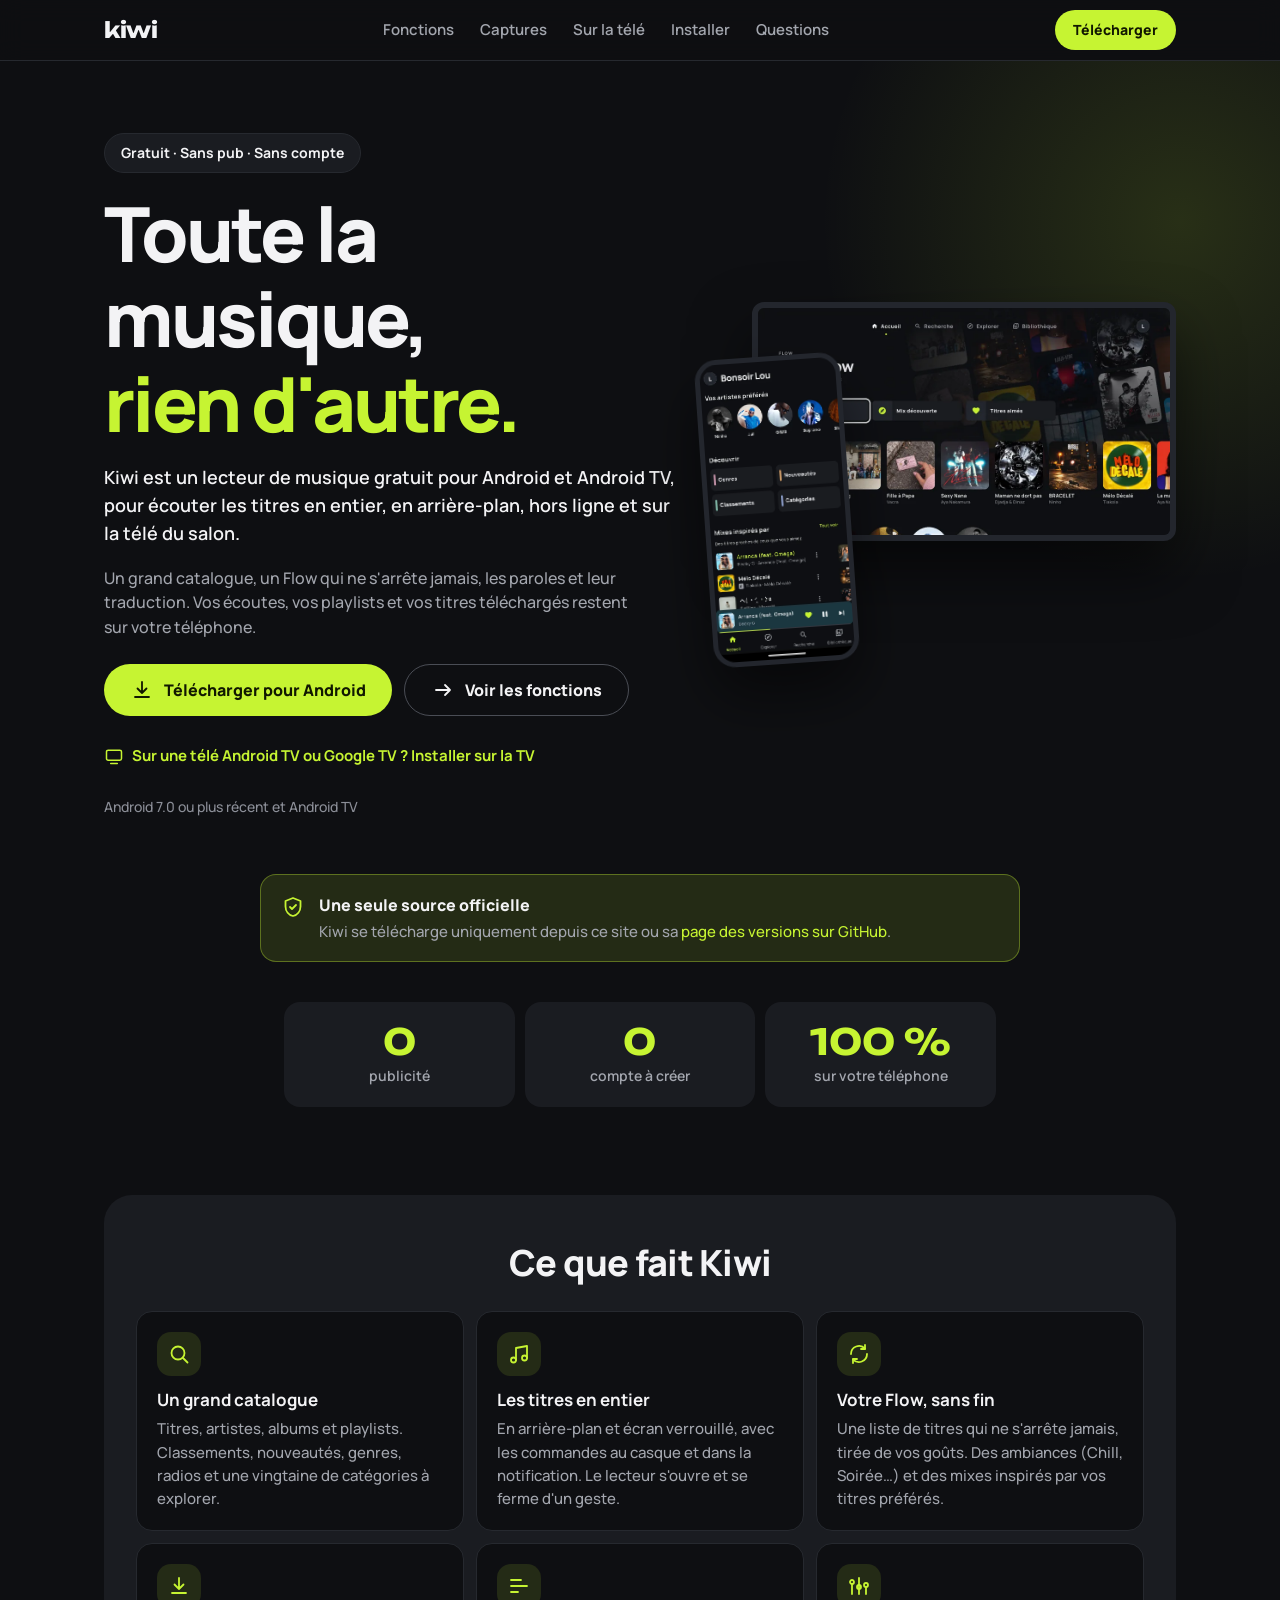
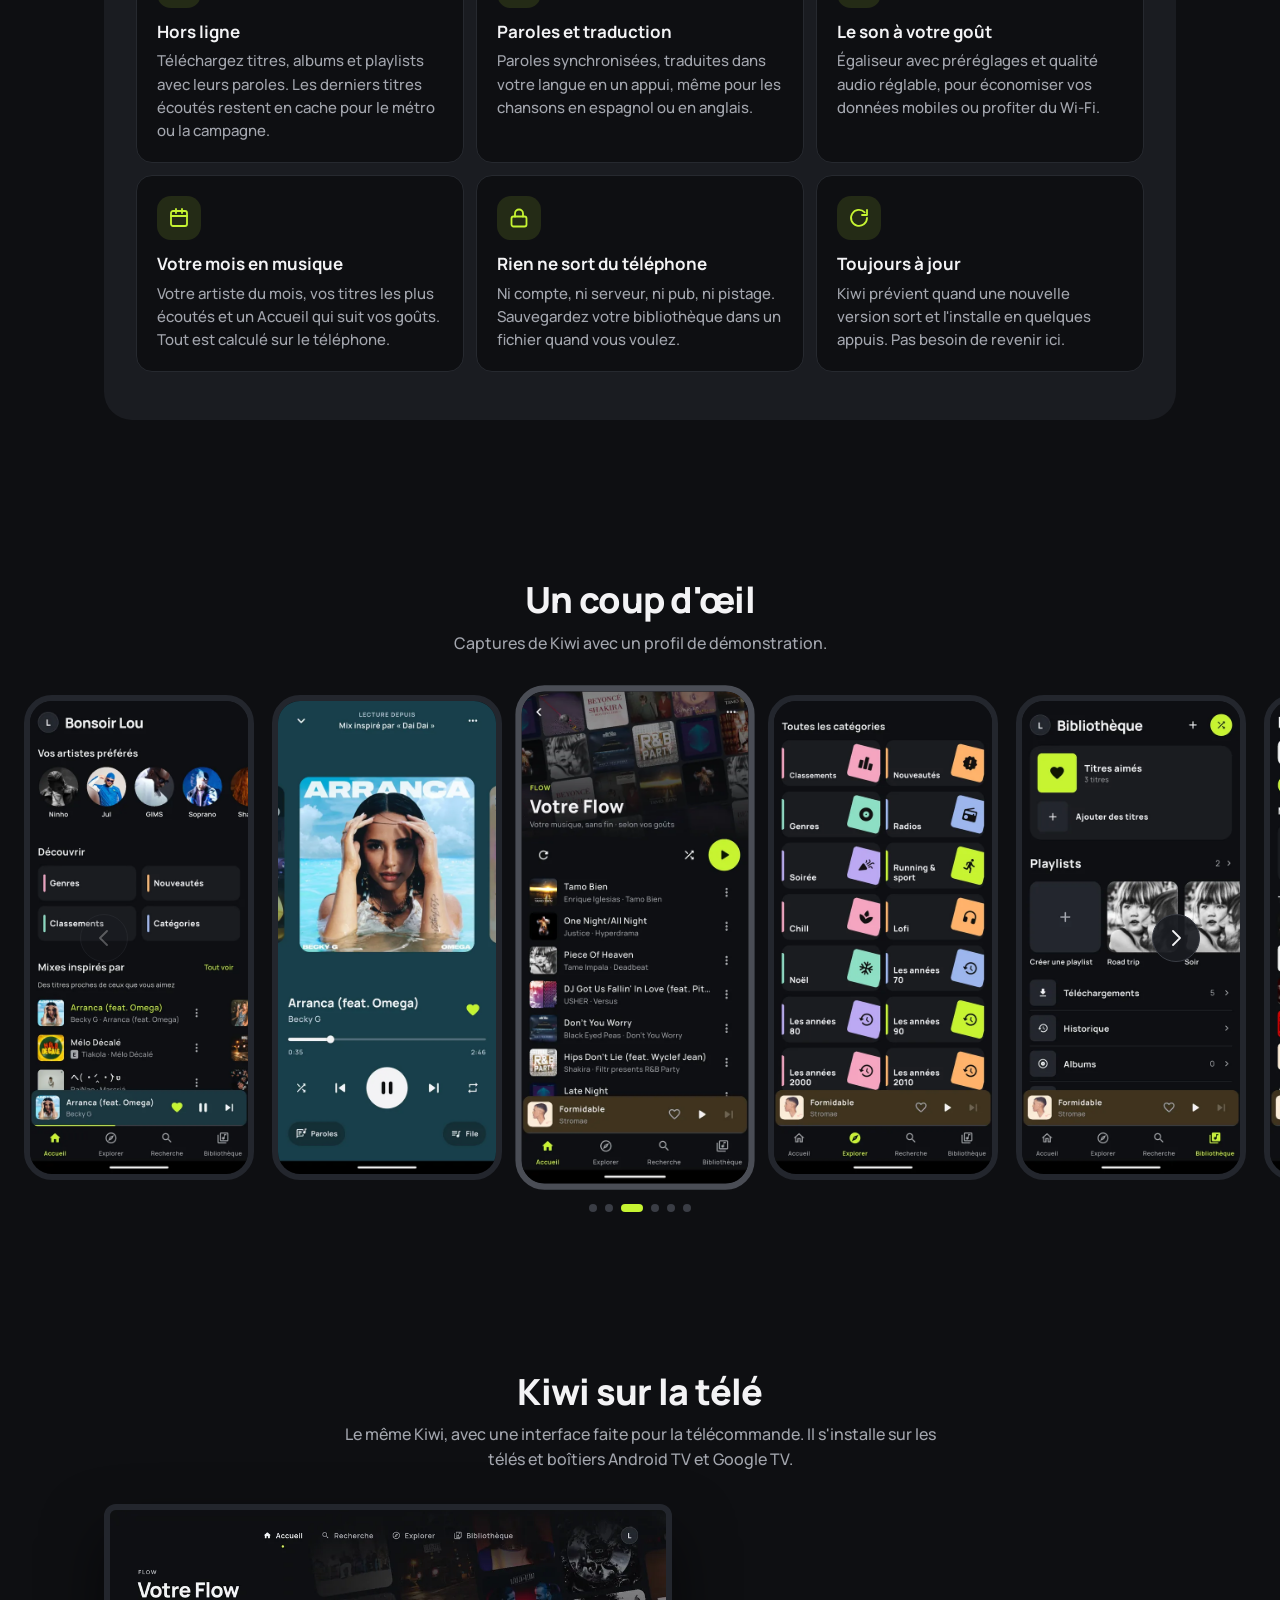
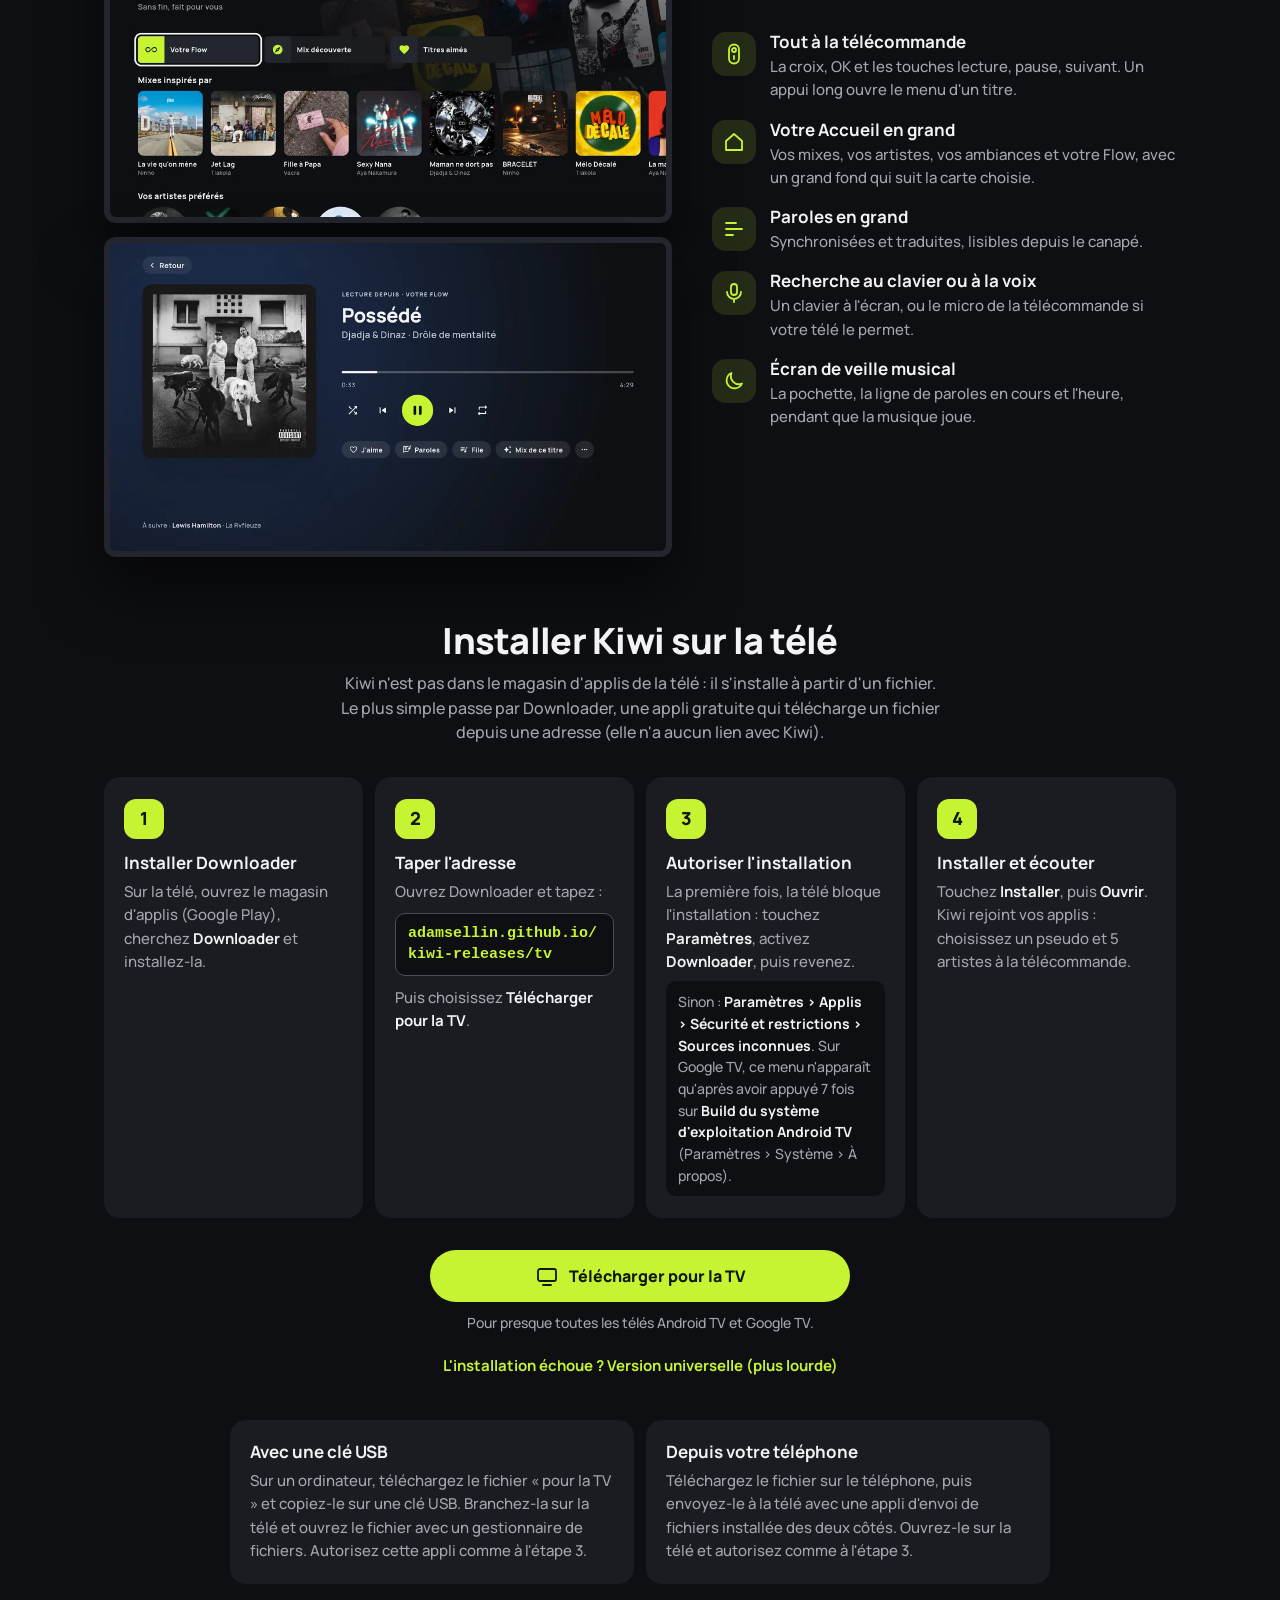
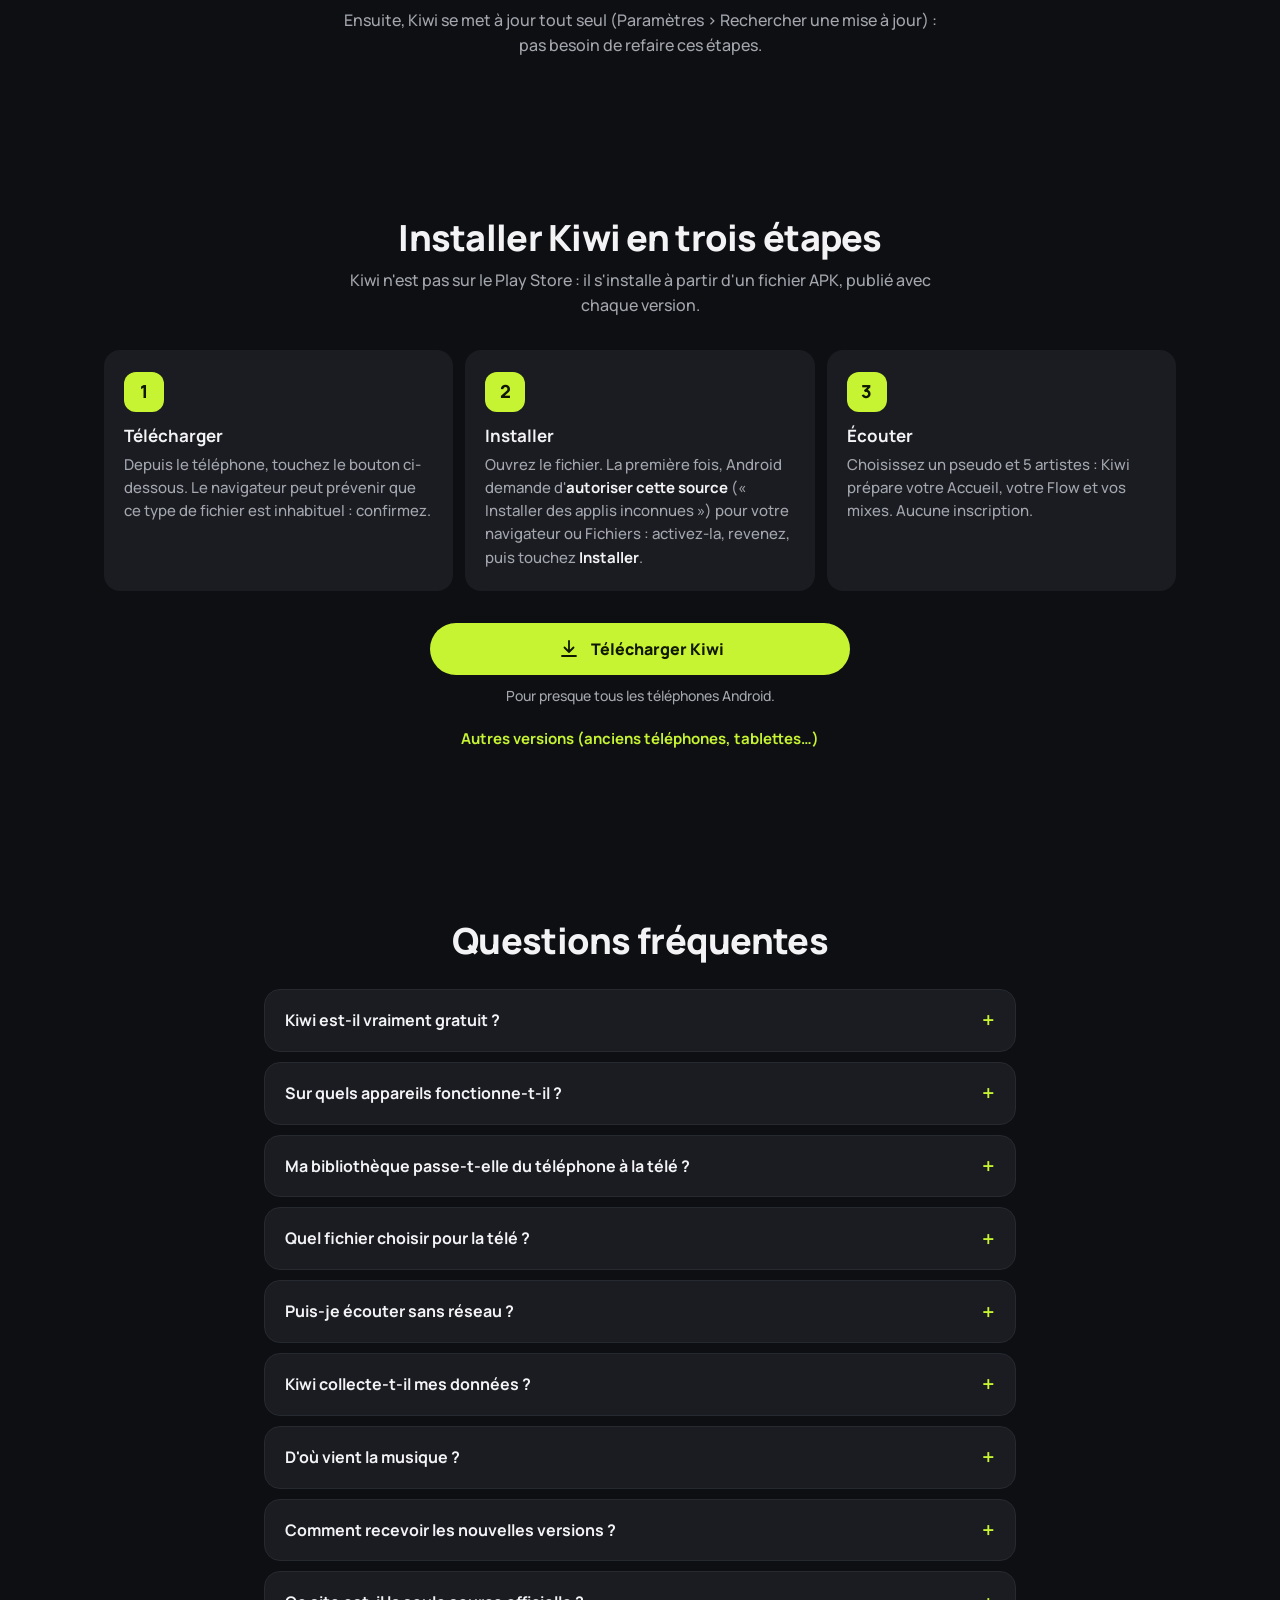
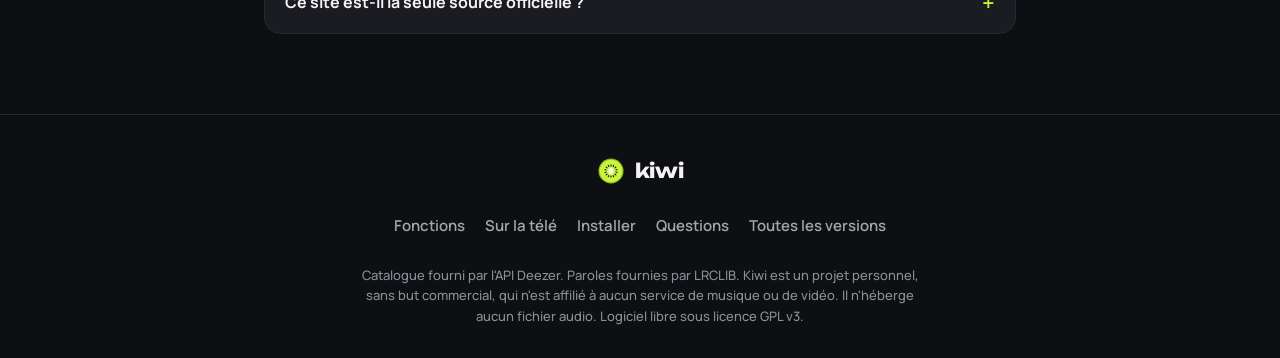
<file: index.html>
<!doctype html>
<html lang="fr">
<head>
<meta charset="utf-8">
<meta name="viewport" content="width=device-width, initial-scale=1">
<title>Kiwi, lecteur de musique gratuit pour Android et Android TV</title>
<meta name="description" content="Kiwi est un lecteur de musique gratuit pour Android et Android TV : un grand catalogue, les titres en entier, sans compte ni publicité. Tout reste sur votre appareil.">
<meta name="theme-color" content="#0E0F12">
<meta name="color-scheme" content="dark">
<meta property="og:title" content="Kiwi, lecteur de musique gratuit pour Android et Android TV">
<meta property="og:description" content="Un grand catalogue, les titres en entier, sans compte ni publicité.">
<meta property="og:type" content="website">
<meta property="og:image" content="captures/accueil.webp">
<link rel="icon" type="image/svg+xml" href="kiwi-logo.svg">
<link rel="stylesheet" href="style.css">
<script src="main.js" defer></script>
</head>
<body>
<a class="skip" href="#contenu">Aller au contenu</a>

<header class="top">
  <div class="wrap top-inner">
    <a class="wordmark" href="#accueil" aria-label="Kiwi, haut de page">kiwi</a>
    <nav class="top-nav" aria-label="Sections">
      <a href="#fonctions">Fonctions</a>
      <a href="#captures">Captures</a>
      <a href="#tv">Sur la télé</a>
      <a href="#installer">Installer</a>
      <a href="#questions">Questions</a>
    </nav>
    <a class="btn btn-primary btn-small" href="#installer" data-download-top>Télécharger</a>
  </div>
</header>

<main id="contenu">

  <!-- Accueil : texte à gauche, deux téléphones à droite -->
  <section id="accueil" class="hero">
    <div class="wrap hero-inner">
      <div class="hero-text">
        <p class="pill">Gratuit · Sans pub · Sans compte</p>
        <h1>Toute la musique,<br><span class="accent">rien d'autre.</span></h1>
        <p class="lead">Kiwi est un lecteur de musique gratuit pour Android et Android&nbsp;TV, pour écouter les titres en entier, en arrière-plan, hors ligne et sur la télé du salon.</p>
        <p class="lead-small">Un grand catalogue, un Flow qui ne s'arrête jamais, les paroles et leur traduction. Vos écoutes, vos playlists et vos titres téléchargés restent sur votre téléphone.</p>
        <div class="hero-actions">
          <a class="btn btn-primary" href="#installer" data-download-hero>
            <svg class="ic" viewBox="0 0 24 24" aria-hidden="true"><path d="M12 4v11m0 0-4.5-4.5M12 15l4.5-4.5M5 19h14"/></svg>
            <span data-download-hero-label>Télécharger pour Android</span>
          </a>
          <a class="btn btn-ghost" href="#fonctions">
            <svg class="ic" viewBox="0 0 24 24" aria-hidden="true"><path d="M5 12h14m-5-5 5 5-5 5"/></svg>
            Voir les fonctions
          </a>
        </div>
        <a class="tv-link" href="#tv">
          <svg class="ic" viewBox="0 0 24 24" aria-hidden="true"><rect x="3" y="5" width="18" height="12" rx="2"/><path d="M8 21h8"/></svg>
          Sur une télé Android TV ou Google TV ? Installer sur la TV
        </a>
        <p class="release-line" data-release-line>Android 7.0 ou plus récent et Android TV</p>
      </div>
      <div class="hero-devices" aria-hidden="true">
        <div class="tv-frame hero-tv"><img src="captures/tv-accueil.webp" width="960" height="540" alt=""></div>
        <div class="phone hero-phone"><img src="captures/accueil.webp" width="540" height="1138" alt=""></div>
      </div>
    </div>
  </section>

  <div class="wrap">
    <aside class="notice" aria-label="Sources officielles">
      <svg class="ic" viewBox="0 0 24 24" aria-hidden="true"><path d="M12 3 4.5 6v5.5c0 4.6 3.2 8.4 7.5 9.5 4.3-1.1 7.5-4.9 7.5-9.5V6L12 3z"/><path d="m9 12 2 2 4-4"/></svg>
      <div>
        <p class="notice-title">Une seule source officielle</p>
        <p>Kiwi se télécharge uniquement depuis ce site ou sa <a href="https://github.com/AdamSellin/kiwi-releases/releases" rel="noopener">page des versions sur GitHub</a>.</p>
      </div>
    </aside>
  </div>

  <!-- Trois engagements -->
  <section class="promises" aria-label="Engagements">
    <ul class="wrap promise-list">
      <li><span class="promise-value">0</span><span class="promise-label">publicité</span></li>
      <li><span class="promise-value">0</span><span class="promise-label">compte à créer</span></li>
      <li><span class="promise-value">100&nbsp;%</span><span class="promise-label">sur votre téléphone</span></li>
    </ul>
  </section>

  <!-- Fonctions -->
  <section id="fonctions" class="features" aria-labelledby="fonctions-titre">
    <div class="wrap">
      <div class="panel">
        <h2 id="fonctions-titre" class="section-title">Ce que fait Kiwi</h2>
        <ul class="feature-grid">
          <li class="feature">
            <span class="chip"><svg class="ic" viewBox="0 0 24 24" aria-hidden="true"><circle cx="11" cy="11" r="6.5"/><path d="m16 16 4.5 4.5"/></svg></span>
            <h3>Un grand catalogue</h3>
            <p>Titres, artistes, albums et playlists. Classements, nouveautés, genres, radios et une vingtaine de catégories à explorer.</p>
          </li>
          <li class="feature">
            <span class="chip"><svg class="ic" viewBox="0 0 24 24" aria-hidden="true"><path d="M9 18V6l11-2v12"/><circle cx="6.5" cy="18" r="2.5"/><circle cx="17.5" cy="16" r="2.5"/></svg></span>
            <h3>Les titres en entier</h3>
            <p>En arrière-plan et écran verrouillé, avec les commandes au casque et dans la notification. Le lecteur s'ouvre et se ferme d'un geste.</p>
          </li>
          <li class="feature">
            <span class="chip"><svg class="ic" viewBox="0 0 24 24" aria-hidden="true"><path d="M4 12a8 8 0 0 1 14-5.3M20 12a8 8 0 0 1-14 5.3"/><path d="M18 3v4h-4M6 21v-4h4"/></svg></span>
            <h3>Votre Flow, sans fin</h3>
            <p>Une liste de titres qui ne s'arrête jamais, tirée de vos goûts. Des ambiances (Chill, Soirée…) et des mixes inspirés par vos titres préférés.</p>
          </li>
          <li class="feature">
            <span class="chip"><svg class="ic" viewBox="0 0 24 24" aria-hidden="true"><path d="M12 4v11m0 0-4.5-4.5M12 15l4.5-4.5M5 19h14"/></svg></span>
            <h3>Hors ligne</h3>
            <p>Téléchargez titres, albums et playlists avec leurs paroles. Les derniers titres écoutés restent en cache pour le métro ou la campagne.</p>
          </li>
          <li class="feature">
            <span class="chip"><svg class="ic" viewBox="0 0 24 24" aria-hidden="true"><path d="M4 6h10M4 12h16M4 18h7"/></svg></span>
            <h3>Paroles et traduction</h3>
            <p>Paroles synchronisées, traduites dans votre langue en un appui, même pour les chansons en espagnol ou en anglais.</p>
          </li>
          <li class="feature">
            <span class="chip"><svg class="ic" viewBox="0 0 24 24" aria-hidden="true"><path d="M5 20V10M12 20V4M19 20v-7"/><circle cx="5" cy="8" r="2"/><circle cx="12" cy="13" r="2"/><circle cx="19" cy="11" r="2"/></svg></span>
            <h3>Le son à votre goût</h3>
            <p>Égaliseur avec préréglages et qualité audio réglable, pour économiser vos données mobiles ou profiter du Wi-Fi.</p>
          </li>
          <li class="feature">
            <span class="chip"><svg class="ic" viewBox="0 0 24 24" aria-hidden="true"><rect x="4" y="5" width="16" height="15" rx="2"/><path d="M4 10h16M9 3v4M15 3v4"/></svg></span>
            <h3>Votre mois en musique</h3>
            <p>Votre artiste du mois, vos titres les plus écoutés et un Accueil qui suit vos goûts. Tout est calculé sur le téléphone.</p>
          </li>
          <li class="feature">
            <span class="chip"><svg class="ic" viewBox="0 0 24 24" aria-hidden="true"><rect x="4.5" y="10.5" width="15" height="10" rx="2"/><path d="M8 10.5V7.5a4 4 0 0 1 8 0v3"/></svg></span>
            <h3>Rien ne sort du téléphone</h3>
            <p>Ni compte, ni serveur, ni pub, ni pistage. Sauvegardez votre bibliothèque dans un fichier quand vous voulez.</p>
          </li>
          <li class="feature">
            <span class="chip"><svg class="ic" viewBox="0 0 24 24" aria-hidden="true"><path d="M20 12a8 8 0 1 1-2.3-5.7M20 4v5h-5"/></svg></span>
            <h3>Toujours à jour</h3>
            <p>Kiwi prévient quand une nouvelle version sort et l'installe en quelques appuis. Pas besoin de revenir ici.</p>
          </li>
        </ul>
      </div>
    </div>
  </section>

  <!-- Captures -->
  <section id="captures" class="shots" aria-labelledby="captures-titre">
    <div class="wrap">
      <h2 id="captures-titre" class="section-title">Un coup d'œil</h2>
      <p class="section-lead">Captures de Kiwi avec un profil de démonstration.</p>
    </div>
    <div class="carousel">
      <button class="carousel-btn carousel-prev" type="button" aria-label="Capture précédente" data-carousel-prev>
        <svg class="ic" viewBox="0 0 24 24" aria-hidden="true"><path d="m15 5-7 7 7 7"/></svg>
      </button>
      <ul class="shot-strip" data-carousel>
        <li><figure class="shot"><div class="shot-frame"><img src="captures/accueil.webp" width="540" height="1138" loading="lazy" decoding="async" alt="L'Accueil : vos artistes préférés, Découvrir, mixes inspirés par vos titres"></div></figure></li>
        <li><figure class="shot"><div class="shot-frame"><img src="captures/lecteur.webp" width="540" height="1138" loading="lazy" decoding="async" alt="Le lecteur, aux couleurs de la pochette"></div></figure></li>
        <li><figure class="shot"><div class="shot-frame"><img src="captures/flow.webp" width="540" height="1138" loading="lazy" decoding="async" alt="Votre Flow : une liste de titres sans fin, selon vos goûts"></div></figure></li>
        <li><figure class="shot"><div class="shot-frame"><img src="captures/explorer.webp" width="540" height="1138" loading="lazy" decoding="async" alt="Explorer : classements, nouveautés, genres, radios et catégories"></div></figure></li>
        <li><figure class="shot"><div class="shot-frame"><img src="captures/bibliotheque.webp" width="540" height="1138" loading="lazy" decoding="async" alt="La Bibliothèque : titres aimés, playlists, téléchargements"></div></figure></li>
        <li><figure class="shot"><div class="shot-frame"><img src="captures/recherche.webp" width="540" height="1138" loading="lazy" decoding="async" alt="La recherche de titres, d'artistes, d'albums et de playlists"></div></figure></li>
      </ul>
      <button class="carousel-btn carousel-next" type="button" aria-label="Capture suivante" data-carousel-next>
        <svg class="ic" viewBox="0 0 24 24" aria-hidden="true"><path d="m9 5 7 7-7 7"/></svg>
      </button>
    </div>
    <div class="dots" data-carousel-dots aria-hidden="true"></div>
  </section>

  <!-- Sur la télé -->
  <section id="tv" class="tv" aria-labelledby="tv-titre">
    <div class="wrap">
      <h2 id="tv-titre" class="section-title">Kiwi sur la télé</h2>
      <p class="section-lead">Le même Kiwi, avec une interface faite pour la télécommande. Il s'installe sur les télés et boîtiers Android&nbsp;TV et Google&nbsp;TV.</p>

      <div class="tv-band">
        <div class="tv-shots">
          <div class="tv-frame"><img src="captures/tv-accueil.webp" width="960" height="540" loading="lazy" decoding="async" alt="L'Accueil sur la télé : grand fond, mixes et artistes préférés"></div>
          <div class="tv-frame"><img src="captures/tv-lecteur.webp" width="960" height="540" loading="lazy" decoding="async" alt="Le lecteur sur la télé"></div>
        </div>
        <ul class="tv-points">
          <li><span class="chip"><svg class="ic" viewBox="0 0 24 24" aria-hidden="true"><rect x="7" y="2.5" width="10" height="19" rx="5"/><circle cx="12" cy="8" r="2"/><path d="M12 14v3"/></svg></span><div><h3>Tout à la télécommande</h3><p>La croix, OK et les touches lecture, pause, suivant. Un appui long ouvre le menu d'un titre.</p></div></li>
          <li><span class="chip"><svg class="ic" viewBox="0 0 24 24" aria-hidden="true"><path d="M4 11 12 4l8 7v9H4z"/></svg></span><div><h3>Votre Accueil en grand</h3><p>Vos mixes, vos artistes, vos ambiances et votre Flow, avec un grand fond qui suit la carte choisie.</p></div></li>
          <li><span class="chip"><svg class="ic" viewBox="0 0 24 24" aria-hidden="true"><path d="M4 6h10M4 12h16M4 18h7"/></svg></span><div><h3>Paroles en grand</h3><p>Synchronisées et traduites, lisibles depuis le canapé.</p></div></li>
          <li><span class="chip"><svg class="ic" viewBox="0 0 24 24" aria-hidden="true"><rect x="9" y="3" width="6" height="11" rx="3"/><path d="M5 11a7 7 0 0 0 14 0M12 18v3"/></svg></span><div><h3>Recherche au clavier ou à la voix</h3><p>Un clavier à l'écran, ou le micro de la télécommande si votre télé le permet.</p></div></li>
          <li><span class="chip"><svg class="ic" viewBox="0 0 24 24" aria-hidden="true"><path d="M20 14.5A8 8 0 0 1 9.5 4 8 8 0 1 0 20 14.5z"/></svg></span><div><h3>Écran de veille musical</h3><p>La pochette, la ligne de paroles en cours et l'heure, pendant que la musique joue.</p></div></li>
        </ul>
      </div>

      <h2 id="installer-tv" class="section-title tv-install-title">Installer Kiwi sur la télé</h2>
      <p class="section-lead">Kiwi n'est pas dans le magasin d'applis de la télé : il s'installe à partir d'un fichier. Le plus simple passe par Downloader, une appli gratuite qui télécharge un fichier depuis une adresse (elle n'a aucun lien avec Kiwi).</p>

      <ol class="steps steps-4">
        <li class="step">
          <span class="step-num">1</span>
          <h3>Installer Downloader</h3>
          <p>Sur la télé, ouvrez le magasin d'applis (Google Play), cherchez <strong>Downloader</strong> et installez-la.</p>
        </li>
        <li class="step">
          <span class="step-num">2</span>
          <h3>Taper l'adresse</h3>
          <p>Ouvrez Downloader et tapez :</p>
          <code class="address">adamsellin.github.io/kiwi-releases/tv</code>
          <p>Puis choisissez <strong>Télécharger pour la TV</strong>.</p>
        </li>
        <li class="step">
          <span class="step-num">3</span>
          <h3>Autoriser l'installation</h3>
          <p>La première fois, la télé bloque l'installation : touchez <strong>Paramètres</strong>, activez <strong>Downloader</strong>, puis revenez.</p>
          <p class="path">Sinon : <strong>Paramètres › Applis › Sécurité et restrictions › Sources inconnues</strong>. Sur Google&nbsp;TV, ce menu n'apparaît qu'après avoir appuyé 7 fois sur <strong>Build du système d'exploitation Android TV</strong> (Paramètres › Système › À propos).</p>
        </li>
        <li class="step">
          <span class="step-num">4</span>
          <h3>Installer et écouter</h3>
          <p>Touchez <strong>Installer</strong>, puis <strong>Ouvrir</strong>. Kiwi rejoint vos applis : choisissez un pseudo et 5 artistes à la télécommande.</p>
        </li>
      </ol>

      <div class="download">
        <a class="btn btn-primary btn-wide" data-download-tv href="https://github.com/AdamSellin/kiwi-releases/releases/latest/download/app-armeabi-v7a-release.apk" rel="noopener">
          <svg class="ic" viewBox="0 0 24 24" aria-hidden="true"><rect x="3" y="5" width="18" height="12" rx="2"/><path d="M8 21h8"/></svg>
          <span data-download-tv-label>Télécharger pour la TV</span>
        </a>
        <p class="download-status" data-download-tv-status>Pour presque toutes les télés Android TV et Google TV.</p>
        <a class="download-other" data-download-universal href="https://github.com/AdamSellin/kiwi-releases/releases/latest/download/app-release.apk" rel="noopener">L'installation échoue ? Version universelle (plus lourde)</a>
      </div>

      <div class="tv-alternatives">
        <div class="step">
          <h3>Avec une clé USB</h3>
          <p>Sur un ordinateur, téléchargez le fichier « pour la TV » et copiez-le sur une clé USB. Branchez-la sur la télé et ouvrez le fichier avec un gestionnaire de fichiers. Autorisez cette appli comme à l'étape 3.</p>
        </div>
        <div class="step">
          <h3>Depuis votre téléphone</h3>
          <p>Téléchargez le fichier sur le téléphone, puis envoyez-le à la télé avec une appli d'envoi de fichiers installée des deux côtés. Ouvrez-le sur la télé et autorisez comme à l'étape 3.</p>
        </div>
      </div>
      <p class="section-lead tv-after">Ensuite, Kiwi se met à jour tout seul (Paramètres › Rechercher une mise à jour) : pas besoin de refaire ces étapes.</p>
    </div>
  </section>

  <!-- Installer -->
  <section id="installer" class="install" aria-labelledby="installer-titre">
    <div class="wrap">
      <h2 id="installer-titre" class="section-title">Installer Kiwi en trois étapes</h2>
      <p class="section-lead">Kiwi n'est pas sur le Play Store : il s'installe à partir d'un fichier APK, publié avec chaque version.</p>

      <ol class="steps">
        <li class="step">
          <span class="step-num">1</span>
          <h3>Télécharger</h3>
          <p>Depuis le téléphone, touchez le bouton ci-dessous. Le navigateur peut prévenir que ce type de fichier est inhabituel : confirmez.</p>
        </li>
        <li class="step">
          <span class="step-num">2</span>
          <h3>Installer</h3>
          <p>Ouvrez le fichier. La première fois, Android demande d'<strong>autoriser cette source</strong> (« Installer des applis inconnues ») pour votre navigateur ou Fichiers : activez-la, revenez, puis touchez <strong>Installer</strong>.</p>
        </li>
        <li class="step">
          <span class="step-num">3</span>
          <h3>Écouter</h3>
          <p>Choisissez un pseudo et 5 artistes : Kiwi prépare votre Accueil, votre Flow et vos mixes. Aucune inscription.</p>
        </li>
      </ol>

      <div class="download">
        <a class="btn btn-primary btn-wide" data-download href="https://github.com/AdamSellin/kiwi-releases/releases/latest" rel="noopener">
          <svg class="ic" viewBox="0 0 24 24" aria-hidden="true"><path d="M12 4v11m0 0-4.5-4.5M12 15l4.5-4.5M5 19h14"/></svg>
          <span data-download-label>Télécharger Kiwi</span>
        </a>
        <p class="download-status" data-download-status aria-live="polite">Pour presque tous les téléphones Android.</p>
        <a class="download-other" href="https://github.com/AdamSellin/kiwi-releases/releases" rel="noopener">Autres versions (anciens téléphones, tablettes…)</a>
      </div>
    </div>
  </section>

  <!-- Questions -->
  <section id="questions" class="faq" aria-labelledby="questions-titre">
    <div class="wrap faq-inner">
      <h2 id="questions-titre" class="section-title">Questions fréquentes</h2>
      <div class="faq-list">
        <details>
          <summary>Kiwi est-il vraiment gratuit ?</summary>
          <p>Oui. Pas d'abonnement, pas de publicité, pas d'achat dans l'app. Kiwi est un projet personnel, sans but commercial, et un logiciel libre (licence GPL v3).</p>
        </details>
        <details>
          <summary>Sur quels appareils fonctionne-t-il ?</summary>
          <p>Sur les téléphones et tablettes Android 7.0 ou plus récents, et sur les télés et boîtiers Android TV et Google TV, avec une interface faite pour la télécommande (voir <a href="#tv">Kiwi sur la télé</a>). Il n'y a pas de version pour iPhone.</p>
        </details>
        <details>
          <summary>Ma bibliothèque passe-t-elle du téléphone à la télé ?</summary>
          <p>Non : rien ne passe par un serveur, chaque appareil garde ses propres titres aimés, playlists et historique. Au premier lancement sur la télé, choisissez simplement un pseudo et vos artistes.</p>
        </details>
        <details>
          <summary>Quel fichier choisir pour la télé ?</summary>
          <p>« Télécharger pour la TV » convient à presque toutes les télés, même les plus anciennes. Si l'installation échoue, prenez la version universelle, plus lourde.</p>
        </details>
        <details>
          <summary>Puis-je écouter sans réseau ?</summary>
          <p>Oui : téléchargez des titres, albums ou playlists, ils se lisent hors ligne avec leurs paroles. Les derniers titres écoutés restent aussi en cache, pour un réseau faible.</p>
        </details>
        <details>
          <summary>Kiwi collecte-t-il mes données ?</summary>
          <p>Non. Il n'y a ni compte ni serveur Kiwi : votre pseudo, vos goûts, vos playlists et votre historique restent sur le téléphone. Vous pouvez les sauvegarder dans un fichier et les importer sur un autre téléphone.</p>
        </details>
        <details>
          <summary>D'où vient la musique ?</summary>
          <p>Le catalogue (titres, pochettes, classements) vient de l'API publique Deezer. Kiwi n'héberge aucun fichier audio : il lit des contenus déjà publics. Les paroles viennent de LRCLIB, une base libre.</p>
        </details>
        <details>
          <summary>Comment recevoir les nouvelles versions ?</summary>
          <p>Kiwi prévient quand une nouvelle version est publiée et l'installe en quelques appuis (Paramètres &gt; Rechercher une mise à jour). Vos titres et playlists sont gardés.</p>
        </details>
        <details>
          <summary>Ce site est-il la seule source officielle ?</summary>
          <p>Oui, avec la page des versions sur GitHub. Kiwi n'est ni sur le Play Store ni dans le magasin d'applis des télés : une app « Kiwi » trouvée ailleurs n'est pas la nôtre.</p>
        </details>
      </div>
    </div>
  </section>

  <!-- Nouveautés de la dernière version (remplies par main.js) -->
  <section class="news" aria-labelledby="nouveautes-titre" data-news hidden>
    <div class="wrap">
      <div class="panel">
        <h2 id="nouveautes-titre" class="section-title">Quoi de neuf <span class="news-version" data-news-version></span></h2>
        <ul class="news-list" data-news-list></ul>
      </div>
    </div>
  </section>

</main>

<footer class="foot">
  <div class="wrap foot-inner">
    <a class="foot-brand" href="#accueil" aria-label="Kiwi, haut de page">
      <img src="kiwi-logo.svg" alt="" width="28" height="28">
      <span class="wordmark">kiwi</span>
    </a>
    <ul class="foot-links">
      <li><a href="#fonctions">Fonctions</a></li>
      <li><a href="#tv">Sur la télé</a></li>
      <li><a href="#installer">Installer</a></li>
      <li><a href="#questions">Questions</a></li>
      <li><a href="https://github.com/AdamSellin/kiwi-releases/releases" rel="noopener">Toutes les versions</a></li>
    </ul>
    <p class="foot-legal">Catalogue fourni par l'API Deezer. Paroles fournies par LRCLIB. Kiwi est un projet personnel, sans but commercial, qui n'est affilié à aucun service de musique ou de vidéo. Il n'héberge aucun fichier audio. Logiciel libre sous licence GPL v3.</p>
  </div>
</footer>

<!-- Navigation du bas, sur téléphone -->
<nav class="bottom-nav" aria-label="Sections">
  <a href="#accueil" data-nav="accueil"><svg class="ic" viewBox="0 0 24 24" aria-hidden="true"><path d="M4 11 12 4l8 7v9h-5v-6H9v6H4z"/></svg>Accueil</a>
  <a href="#fonctions" data-nav="fonctions"><svg class="ic" viewBox="0 0 24 24" aria-hidden="true"><path d="m12 3 2.6 5.6 6 .7-4.5 4.1 1.3 6L12 16.4 6.6 19.4l1.3-6L3.4 9.3l6-.7z"/></svg>Fonctions</a>
  <a href="#tv" data-nav="tv"><svg class="ic" viewBox="0 0 24 24" aria-hidden="true"><rect x="3" y="5" width="18" height="12" rx="2"/><path d="M8 21h8"/></svg>Télé</a>
  <a href="#installer" data-nav="installer"><svg class="ic" viewBox="0 0 24 24" aria-hidden="true"><path d="M12 4v11m0 0-4.5-4.5M12 15l4.5-4.5M5 19h14"/></svg>Installer</a>
  <a href="#questions" data-nav="questions"><svg class="ic" viewBox="0 0 24 24" aria-hidden="true"><circle cx="12" cy="12" r="8.5"/><path d="M9.6 9.5a2.5 2.5 0 1 1 3.4 2.3c-.6.3-1 .8-1 1.5v.7M12 17h.01"/></svg>Questions</a>
</nav>
</body>
</html>
</file>
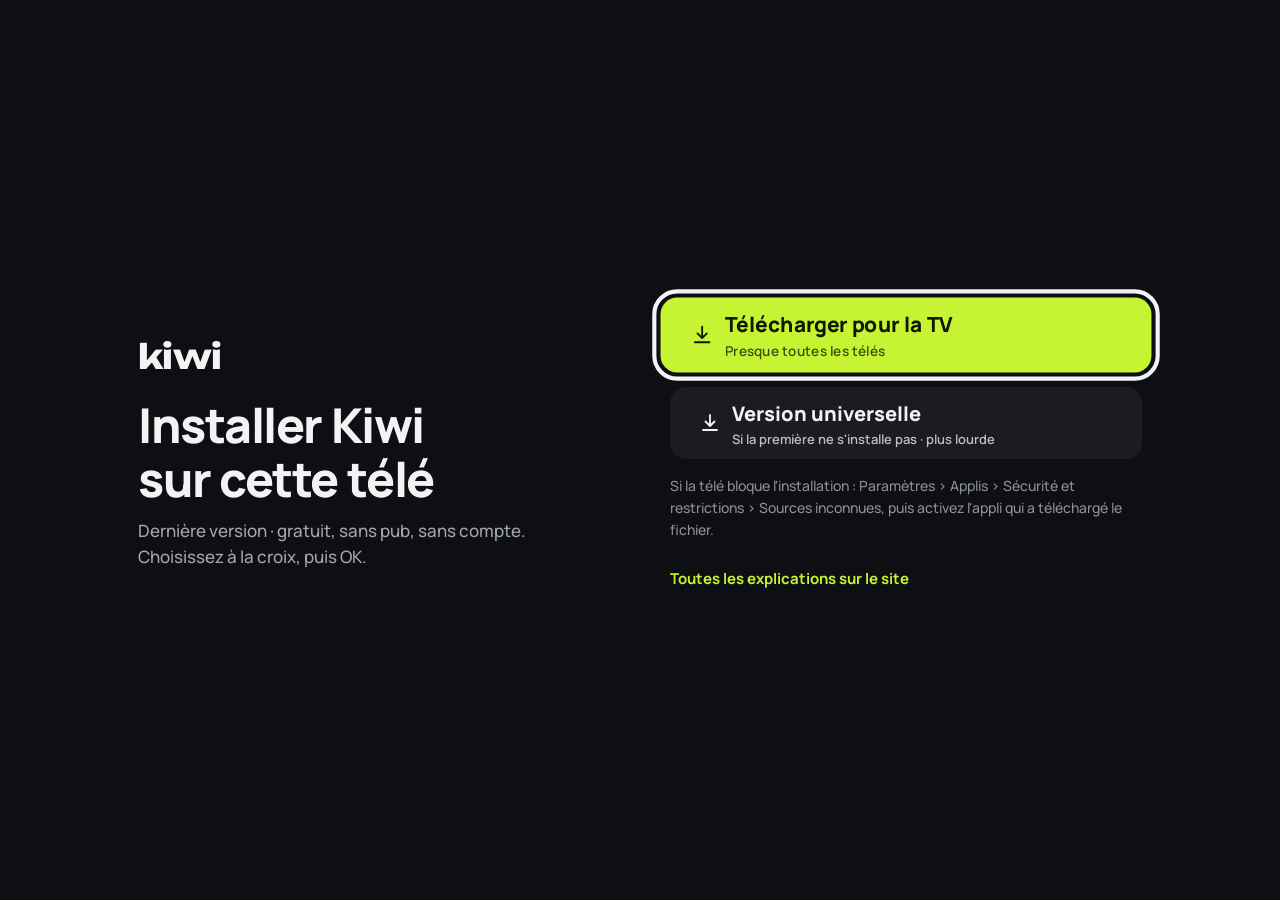
<file: tv/index.html>
<!doctype html>
<html lang="fr">
<head>
<meta charset="utf-8">
<meta name="viewport" content="width=device-width, initial-scale=1">
<title>Installer Kiwi sur la télé</title>
<meta name="description" content="Télécharger Kiwi, lecteur de musique gratuit, sur une télé ou un boîtier Android TV et Google TV.">
<meta name="theme-color" content="#0E0F12">
<meta name="color-scheme" content="dark">
<link rel="icon" type="image/svg+xml" href="../kiwi-logo.svg">
<link rel="stylesheet" href="../style.css">
<script src="../main.js" defer></script>
</head>
<body class="tv-page">
<!-- Page courte à taper depuis la télé (appli Downloader ou navigateur) :
     adamsellin.github.io/kiwi-releases/tv. Grands boutons, la croix et OK
     suffisent. Les liens visent l'APK de la dernière version par une
     adresse fixe ; main.js ajoute le numéro de version et la taille. -->
<main class="tv-page-inner">
  <div class="tv-page-text">
    <span class="wordmark tv-page-mark">kiwi</span>
    <h1>Installer Kiwi<br>sur cette télé</h1>
    <p><span data-version>Dernière version</span> · gratuit, sans pub, sans compte.<br>Choisissez à la croix, puis OK.</p>
  </div>
  <div class="tv-page-actions">
    <a class="btn btn-primary tv-page-btn" data-download-tv data-autofocus href="https://github.com/AdamSellin/kiwi-releases/releases/latest/download/app-armeabi-v7a-release.apk" rel="noopener">
      <svg class="ic" viewBox="0 0 24 24" aria-hidden="true"><path d="M12 4v11m0 0-4.5-4.5M12 15l4.5-4.5M5 19h14"/></svg>
      <span>Télécharger pour la TV<small>Presque toutes les télés</small></span>
    </a>
    <a class="btn tv-page-btn tv-page-other" data-download-universal href="https://github.com/AdamSellin/kiwi-releases/releases/latest/download/app-release.apk" rel="noopener">
      <svg class="ic" viewBox="0 0 24 24" aria-hidden="true"><path d="M12 4v11m0 0-4.5-4.5M12 15l4.5-4.5M5 19h14"/></svg>
      <span>Version universelle<small>Si la première ne s'installe pas · <span data-size>plus lourde</span></small></span>
    </a>
    <p class="tv-page-hint">Si la télé bloque l'installation : Paramètres › Applis › Sécurité et restrictions › Sources inconnues, puis activez l'appli qui a téléchargé le fichier.</p>
    <a class="tv-page-site" href="../#tv">Toutes les explications sur le site</a>
  </div>
</main>
</body>
</html>
</file>
<file: style.css>
/* Site de Kiwi. Couleurs de lib/app/theme.dart (OndeColors), police Manrope,
   nom « kiwi » en Unbounded. Mobile d'abord. */

@font-face { font-family: Manrope; src: url("fonts/Manrope-Regular.ttf") format("truetype"); font-weight: 400; font-display: swap; }
@font-face { font-family: Manrope; src: url("fonts/Manrope-Medium.ttf") format("truetype"); font-weight: 500; font-display: swap; }
@font-face { font-family: Manrope; src: url("fonts/Manrope-SemiBold.ttf") format("truetype"); font-weight: 600; font-display: swap; }
@font-face { font-family: Manrope; src: url("fonts/Manrope-Bold.ttf") format("truetype"); font-weight: 700; font-display: swap; }
@font-face { font-family: Manrope; src: url("fonts/Manrope-ExtraBold.ttf") format("truetype"); font-weight: 800; font-display: swap; }
@font-face { font-family: Unbounded; src: url("fonts/Unbounded.ttf") format("truetype"); font-weight: 200 900; font-display: swap; }

:root {
  --background: #0E0F12;
  --surface: #1A1C21;
  --surface-high: #23262D;
  --border: #3A3D45;
  --divider: #26292F;
  --outline: #4A4D55;
  --accent: #C6F432;
  --accent-soft: #DDF78A;
  --accent-tint: rgba(198, 244, 50, 0.12);
  --on-accent: #111800;
  --text: #F3F3F5;
  --text-secondary: #A3A6AE;
  --placeholder: #8C8F98;

  --radius-s: 10px;
  --radius-m: 16px;
  --radius-l: 28px;
  --gutter: 16px;
  --bottom-nav: 68px;
  color-scheme: dark;
}

*, *::before, *::after { box-sizing: border-box; }

html { scroll-behavior: smooth; scroll-padding-top: 72px; -webkit-text-size-adjust: 100%; }
@media (prefers-reduced-motion: reduce) { html { scroll-behavior: auto; } }

body {
  margin: 0;
  background: var(--background);
  color: var(--text);
  font: 500 16px/1.55 Manrope, system-ui, sans-serif;
  overflow-x: hidden;
  padding-bottom: var(--bottom-nav);
}

a { color: var(--accent); text-decoration: none; }
a:hover { color: var(--accent-soft); }
a:focus-visible, button:focus-visible, summary:focus-visible {
  outline: 2px solid var(--accent);
  outline-offset: 3px;
}

h1, h2, h3 { margin: 0; line-height: 1.12; }
h3 { font-size: 17px; font-weight: 700; }
p { margin: 0; }

.wrap { width: 100%; max-width: 1120px; margin: 0 auto; padding: 0 var(--gutter); }
.skip { position: absolute; left: -999px; top: 8px; background: var(--accent); color: var(--on-accent); padding: 8px 12px; border-radius: var(--radius-s); z-index: 20; }
.skip:focus { left: 8px; color: var(--on-accent); }

.ic {
  width: 24px; height: 24px; flex: none;
  fill: none; stroke: currentColor; stroke-width: 1.8; stroke-linecap: round; stroke-linejoin: round;
}

section { padding: 56px 0; }
.section-title { font-size: 28px; font-weight: 800; letter-spacing: -0.02em; text-align: center; }
.section-lead { color: var(--text-secondary); margin: 10px auto 0; max-width: 60ch; text-align: center; }

/* En-tête */
.top {
  position: sticky; top: 0; z-index: 10;
  background: rgba(14, 15, 18, 0.86);
  backdrop-filter: blur(12px);
  -webkit-backdrop-filter: blur(12px);
  border-bottom: 1px solid var(--divider);
}
.top-inner { display: flex; align-items: center; justify-content: space-between; min-height: 60px; gap: 12px; }
.wordmark { font-family: Unbounded, Manrope, sans-serif; font-weight: 700; font-size: 22px; letter-spacing: -0.02em; color: var(--text); }
.wordmark:hover { color: var(--text); }
.top-nav { display: none; gap: 2px; }
.top-nav a {
  color: var(--text-secondary); font-weight: 600; font-size: 15px;
  min-height: 44px; display: inline-flex; align-items: center; padding: 0 12px; border-radius: 999px;
}
.top-nav a:hover { color: var(--text); background: var(--surface); }

/* Boutons */
.btn {
  display: inline-flex; align-items: center; justify-content: center; gap: 10px;
  min-height: 52px; padding: 0 26px; border-radius: 999px;
  font: inherit; font-weight: 800; font-size: 16px;
  transition: background-color 0.15s, color 0.15s, border-color 0.15s, transform 0.15s;
}
.btn-primary { background: var(--accent); color: var(--on-accent); }
.btn-primary:hover { background: var(--accent-soft); color: var(--on-accent); }
.btn-ghost { border: 1.5px solid var(--outline); color: var(--text); }
.btn-ghost:hover { border-color: var(--accent); color: var(--text); }
.btn-small { min-height: 40px; padding: 0 18px; font-size: 14px; }
.btn-wide { width: 100%; }

/* Accueil */
.hero { padding: 40px 0 28px; position: relative; overflow: hidden; }
.hero::before {
  content: ""; position: absolute; z-index: -1;
  width: 720px; height: 720px; right: -260px; top: -200px;
  background: radial-gradient(closest-side, rgba(198, 244, 50, 0.14), transparent);
}
.hero-inner { display: grid; gap: 40px; align-items: center; }
.hero-text { display: flex; flex-direction: column; align-items: center; text-align: center; gap: 18px; }
.pill {
  display: inline-flex; align-items: center;
  padding: 8px 16px; border-radius: 999px;
  background: var(--surface); border: 1px solid var(--divider);
  color: var(--text); font-weight: 700; font-size: 14px;
}
.hero h1 { font-size: clamp(42px, 11vw, 76px); font-weight: 800; letter-spacing: -0.04em; }
.accent { color: var(--accent); }
.lead { color: var(--text); font-size: 18px; font-weight: 600; max-width: 32em; }
.lead-small { color: var(--text-secondary); font-size: 16px; max-width: 34em; }
.hero-actions { display: flex; flex-direction: column; gap: 12px; width: 100%; max-width: 360px; margin-top: 6px; }
.release-line { color: var(--placeholder); font-size: 14px; }

.tv-link {
  display: inline-flex; align-items: center; gap: 8px; min-height: 44px;
  font-weight: 700; font-size: 15px;
}
.tv-link .ic { width: 20px; height: 20px; }

/* Une télé et un téléphone (captures) */
.hero-devices { position: relative; width: 100%; max-width: 420px; aspect-ratio: 1 / 0.8; margin: 0 auto; }
.phone, .tv-frame {
  overflow: hidden; background: var(--surface);
  border: 7px solid var(--surface-high);
  box-shadow: 0 30px 60px rgba(0, 0, 0, 0.55);
}
.phone { position: absolute; aspect-ratio: 540 / 1138; border-radius: 26px; }
.tv-frame { aspect-ratio: 16 / 9; border-radius: 12px; border-width: 6px; }
.phone img, .tv-frame img { width: 100%; height: 100%; object-fit: cover; display: block; }
.hero-tv { position: absolute; right: 0; top: 4%; width: 90%; }
.hero-phone { left: 0; bottom: 0; width: 31%; transform: rotate(-4deg); border-width: 5px; border-radius: 22px; }
@media (prefers-reduced-motion: no-preference) {
  .hero-phone { animation: rise 0.8s cubic-bezier(0.2, 0.8, 0.2, 1) both; }
  .hero-tv { animation: rise 0.8s 0.12s cubic-bezier(0.2, 0.8, 0.2, 1) both; }
  @keyframes rise { from { opacity: 0; translate: 0 40px; } }
}

/* Sources officielles */
.notice {
  display: flex; gap: 14px; align-items: flex-start;
  padding: 18px 20px; border-radius: var(--radius-m);
  background: var(--accent-tint); border: 1px solid rgba(198, 244, 50, 0.35);
  max-width: 760px; margin: 0 auto;
}
.notice .ic { color: var(--accent); margin-top: 2px; }
.notice-title { font-weight: 800; margin-bottom: 2px; }
.notice p:not(.notice-title) { color: var(--text-secondary); font-size: 15px; }

/* Engagements */
.promises { padding: 40px 0 8px; }
.promise-list { list-style: none; margin: 0 auto; display: grid; grid-template-columns: repeat(3, minmax(0, 1fr)); gap: 10px; }
.promise-list li {
  display: flex; flex-direction: column; align-items: center; gap: 4px; text-align: center;
  padding: 20px 8px; border-radius: var(--radius-m); background: var(--surface);
}
.promise-value { font-family: Unbounded, Manrope, sans-serif; font-weight: 700; font-size: 28px; color: var(--accent); line-height: 1.1; }
.promise-label { color: var(--text-secondary); font-size: 14px; font-weight: 600; }

/* Panneau commun (fonctions, nouveautés) */
.panel { background: var(--surface); border-radius: var(--radius-l); padding: 32px 18px; }

/* Fonctions */
.feature-grid { list-style: none; margin: 28px 0 0; padding: 0; display: grid; gap: 12px; }
.feature {
  background: var(--background); border-radius: var(--radius-m); padding: 20px;
  display: grid; gap: 8px; align-content: start;
  border: 1px solid var(--divider);
  transition: border-color 0.15s, transform 0.15s;
}
.feature:hover { border-color: var(--outline); }
.chip {
  width: 44px; height: 44px; border-radius: 14px; display: grid; place-items: center;
  background: var(--accent-tint); color: var(--accent); margin-bottom: 6px;
}
.feature p { color: var(--text-secondary); font-size: 15px; }

/* Captures */
.carousel { position: relative; margin-top: 28px; }
.shot-strip {
  list-style: none; margin: 0; padding: 12px var(--gutter) 16px;
  display: flex; gap: 18px; overflow-x: auto; scroll-snap-type: x mandatory;
  scrollbar-width: none;
}
.shot-strip::-webkit-scrollbar { display: none; }
.shot-strip li { flex: none; scroll-snap-align: center; }
/* Centrée quand tout tient, défilable jusqu'au bout sinon. */
.shot-strip li:first-child { margin-left: auto; }
.shot-strip li:last-child { margin-right: auto; }
.shot { margin: 0; display: flex; flex-direction: column; align-items: center; gap: 12px; }
.shot figcaption { color: var(--text-secondary); font-weight: 700; font-size: 14px; }
.shot-frame {
  width: 210px; aspect-ratio: 540 / 1138; border-radius: 28px; overflow: hidden;
  background: var(--surface); border: 6px solid var(--surface-high);
  transition: transform 0.25s, border-color 0.25s;
}
.shot.is-current .shot-frame { border-color: var(--outline); transform: scale(1.04); }
.shot-frame img { width: 100%; height: 100%; object-fit: cover; display: block; }
.carousel-btn {
  display: none; position: absolute; top: 45%; z-index: 2;
  width: 48px; height: 48px; border-radius: 50%; border: 1px solid var(--border);
  background: rgba(26, 28, 33, 0.92); color: var(--text); cursor: pointer;
  place-items: center;
}
.carousel-btn:hover { border-color: var(--accent); }
.carousel-btn:disabled { opacity: 0.3; cursor: default; }
.carousel-prev { left: max(12px, calc(50% - 560px)); }
.carousel-next { right: max(12px, calc(50% - 560px)); }
.dots { display: flex; justify-content: center; gap: 8px; margin-top: 8px; }
.dots span { width: 8px; height: 8px; border-radius: 4px; background: var(--border); transition: width 0.2s, background-color 0.2s; }
.dots span.is-current { width: 22px; background: var(--accent); }

/* Sur la télé */
.tv-band { display: grid; gap: 28px; margin-top: 32px; align-items: center; }
.tv-shots { display: grid; gap: 14px; }
.tv-points { list-style: none; margin: 0; padding: 0; display: grid; gap: 18px; }
.tv-points li { display: grid; grid-template-columns: 44px 1fr; gap: 14px; align-items: start; }
.tv-points .chip { margin: 0; }
.tv-points p { color: var(--text-secondary); font-size: 15px; margin-top: 4px; }
.tv-install-title { margin-top: 64px; }
.address {
  display: block; margin: 2px 0; padding: 10px 12px; border-radius: var(--radius-s);
  background: var(--background); border: 1px solid var(--outline);
  font: 700 15px/1.35 ui-monospace, Consolas, monospace; color: var(--accent);
  overflow-wrap: anywhere;
}
.step .path { font-size: 14px; background: var(--background); border-radius: var(--radius-s); padding: 10px 12px; }
.tv-alternatives { display: grid; gap: 12px; margin: 32px auto 0; max-width: 820px; }
.tv-after { margin-top: 24px; }

/* Installer */
.steps { list-style: none; margin: 32px 0 0; padding: 0; display: grid; gap: 12px; }
.step {
  background: var(--surface); border-radius: var(--radius-m); padding: 22px 20px;
  display: grid; gap: 8px; align-content: start;
}
.step-num {
  width: 40px; height: 40px; border-radius: 12px; display: grid; place-items: center;
  background: var(--accent); color: var(--on-accent); font-weight: 800; font-size: 18px; margin-bottom: 6px;
}
.step p { color: var(--text-secondary); font-size: 15px; }
.step strong { color: var(--text); }
.download { margin: 32px auto 0; display: grid; gap: 10px; max-width: 420px; }
.download-status { color: var(--text-secondary); font-size: 14px; text-align: center; }
.download-other { justify-self: center; font-weight: 700; font-size: 15px; min-height: 44px; display: inline-flex; align-items: center; }

/* Questions */
.faq-inner { max-width: 800px; }
.faq-list { margin-top: 28px; display: grid; gap: 10px; }
.faq details { background: var(--surface); border-radius: var(--radius-m); border: 1px solid var(--divider); }
.faq details[open] { border-color: var(--outline); }
.faq summary {
  list-style: none; cursor: pointer; padding: 18px 56px 18px 20px; position: relative;
  font-weight: 700; min-height: 44px;
}
.faq summary::-webkit-details-marker { display: none; }
.faq summary::after {
  content: "+"; position: absolute; right: 20px; top: 50%; translate: 0 -50%;
  font-size: 22px; font-weight: 600; color: var(--accent); transition: rotate 0.2s;
}
.faq details[open] summary::after { rotate: 45deg; }
.faq details p { padding: 0 20px 18px; color: var(--text-secondary); font-size: 15px; }

/* Nouveautés */
.news-version { color: var(--accent); }
.news-list { margin: 24px auto 0; padding: 0; list-style: none; display: grid; gap: 10px; max-width: 720px; }
.news-list li { position: relative; padding-left: 22px; color: var(--text-secondary); font-size: 15px; }
.news-list li::before { content: ""; position: absolute; left: 4px; top: 0.6em; width: 7px; height: 7px; border-radius: 50%; background: var(--accent); }
.news-list strong { color: var(--text); }

/* Pied */
.foot { padding: 40px 0 32px; border-top: 1px solid var(--divider); }
.foot-inner { display: grid; gap: 18px; justify-items: center; text-align: center; }
.foot-brand { display: inline-flex; align-items: center; gap: 10px; color: var(--text); }
.foot-brand:hover { color: var(--text); }
.foot-brand .wordmark { font-size: 20px; }
.foot-links { list-style: none; margin: 0; padding: 0; display: flex; flex-wrap: wrap; justify-content: center; gap: 4px 20px; }
.foot-links a { color: var(--text-secondary); font-weight: 600; font-size: 15px; display: inline-block; padding: 10px 0; }
.foot-links a:hover { color: var(--text); }
.foot-legal { color: var(--placeholder); font-size: 13px; max-width: 70ch; }

/* Navigation du bas (téléphone) */
.bottom-nav {
  position: fixed; left: 0; right: 0; bottom: 0; z-index: 10;
  height: var(--bottom-nav); padding: 0 6px env(safe-area-inset-bottom);
  display: grid; grid-template-columns: repeat(5, 1fr);
  background: rgba(26, 28, 33, 0.95);
  backdrop-filter: blur(12px); -webkit-backdrop-filter: blur(12px);
  border-top: 1px solid var(--divider);
}
.bottom-nav a {
  display: flex; flex-direction: column; align-items: center; justify-content: center; gap: 3px;
  color: var(--text-secondary); font-size: 11px; font-weight: 700;
}
.bottom-nav a .ic { width: 22px; height: 22px; padding: 0; border-radius: 999px; transition: background-color 0.2s; }
.bottom-nav a.is-current { color: var(--accent); }

/* Écrans plus larges */
@media (min-width: 640px) {
  :root { --gutter: 24px; }
  section { padding: 80px 0; }
  .section-title { font-size: 36px; }
  .hero-actions { flex-direction: row; justify-content: center; max-width: none; width: auto; }
  .feature-grid { grid-template-columns: repeat(2, minmax(0, 1fr)); }
  .steps { grid-template-columns: repeat(3, minmax(0, 1fr)); }
  .steps-4 { grid-template-columns: repeat(2, minmax(0, 1fr)); }
  .tv-alternatives { grid-template-columns: repeat(2, minmax(0, 1fr)); }
  .panel { padding: 48px 32px; }
  .shot-frame { width: 220px; }
  .promise-value { font-size: 36px; }
}

@media (min-width: 960px) {
  body { padding-bottom: 0; }
  .bottom-nav { display: none; }
  .top-nav { display: flex; }
  .hero { padding: 72px 0 56px; }
  .hero-inner { grid-template-columns: 1.1fr 0.9fr; gap: 24px; }
  .hero-text { align-items: flex-start; text-align: left; }
  .hero-actions { justify-content: flex-start; }
  .hero-devices { max-width: 520px; }
  .tv-band { grid-template-columns: 1.1fr 0.9fr; gap: 40px; }
  .steps-4 { grid-template-columns: repeat(4, minmax(0, 1fr)); }
  .feature-grid { grid-template-columns: repeat(3, minmax(0, 1fr)); }
  .feature:hover { transform: translateY(-2px); }
  .carousel-btn { display: grid; }
  .shot-frame { width: 230px; }
  .promise-list { max-width: 760px; }
}

/* Page /tv : ouverte depuis la télé, à la télécommande */
body.tv-page { padding: 0; min-height: 100vh; display: grid; place-items: center; }
.tv-page-inner {
  width: 100%; max-width: 1100px; padding: 32px var(--gutter);
  display: grid; gap: 32px; align-items: center;
}
.tv-page-mark { font-size: 34px; }
.tv-page-text h1 { font-size: clamp(32px, 5vw, 48px); font-weight: 800; letter-spacing: -0.03em; margin: 16px 0 12px; }
.tv-page-text p { color: var(--text-secondary); font-size: 17px; }
.tv-page-actions { display: grid; gap: 16px; }
.tv-page-btn {
  justify-content: flex-start; text-align: left; min-height: 72px; padding: 0 28px;
  border-radius: var(--radius-m); font-size: 20px;
  transition: transform 0.15s, outline-color 0.15s;
}
.tv-page-btn small { display: block; font-size: 13px; font-weight: 600; opacity: 0.75; }
.tv-page-other { background: var(--surface); color: var(--text); }
.tv-page-other:hover { color: var(--text); background: var(--surface-high); }
.tv-page-btn:focus, .tv-page-btn:focus-visible { outline: 4px solid var(--text); outline-offset: 4px; transform: scale(1.04); }
@media (prefers-reduced-motion: reduce) { .tv-page-btn:focus { transform: none; } }
.tv-page-hint { color: var(--placeholder); font-size: 14px; }
.tv-page-site { font-weight: 700; font-size: 15px; justify-self: start; min-height: 44px; display: inline-flex; align-items: center; }
@media (min-width: 760px) {
  .tv-page-inner { grid-template-columns: 1fr 1fr; gap: 6%; padding: 48px; }
}
</file>
